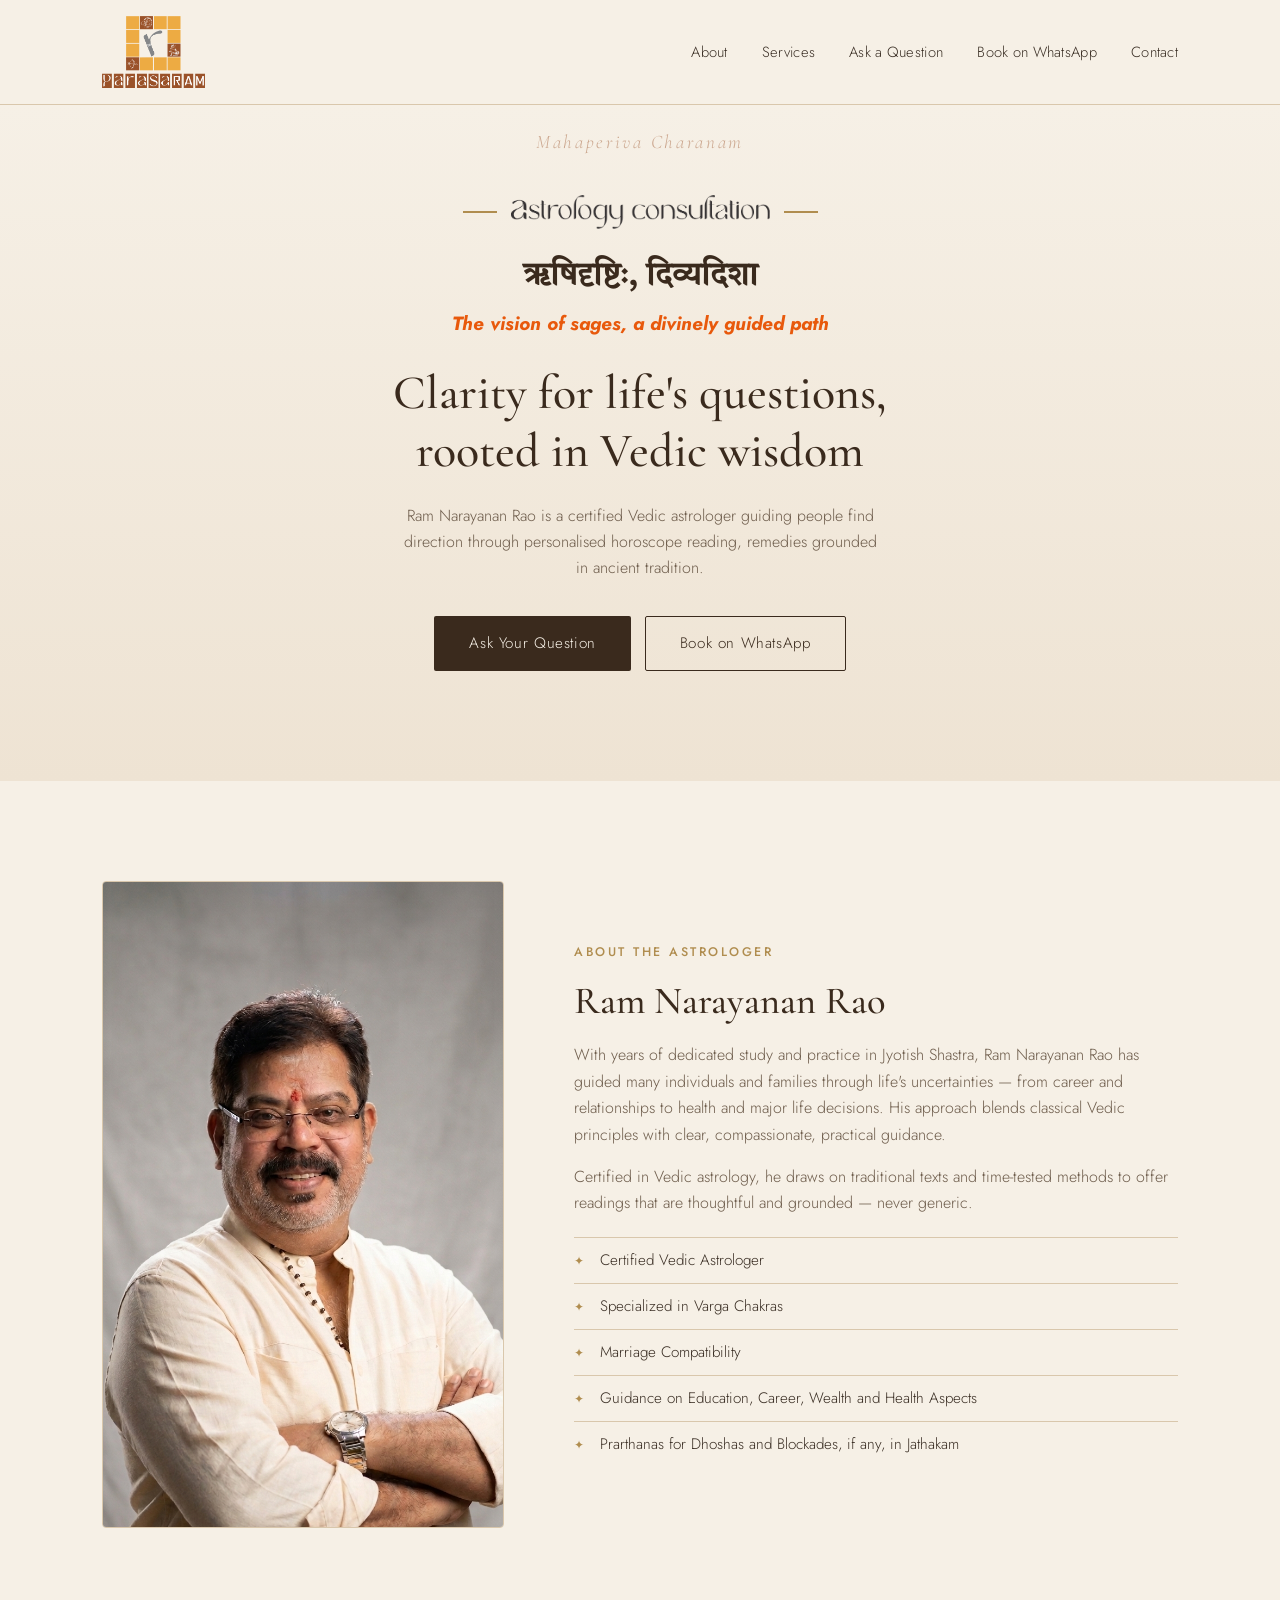
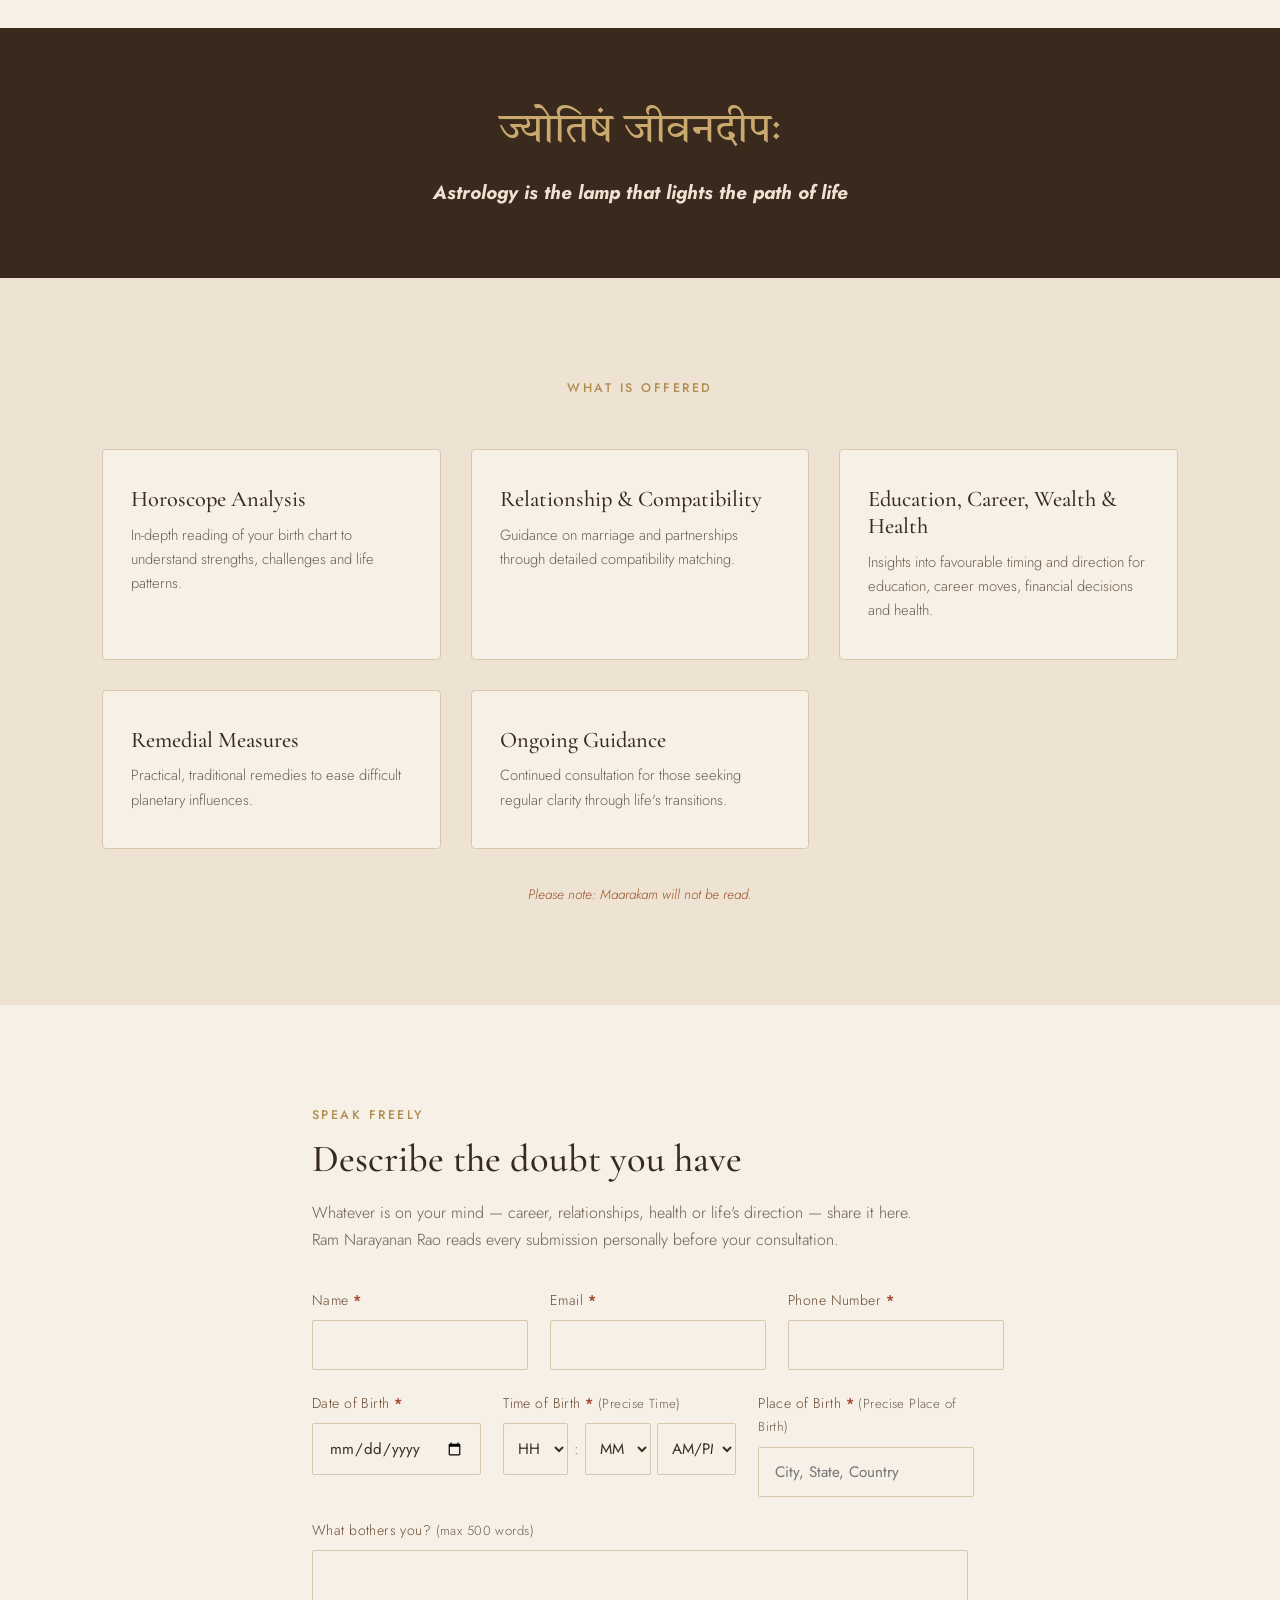
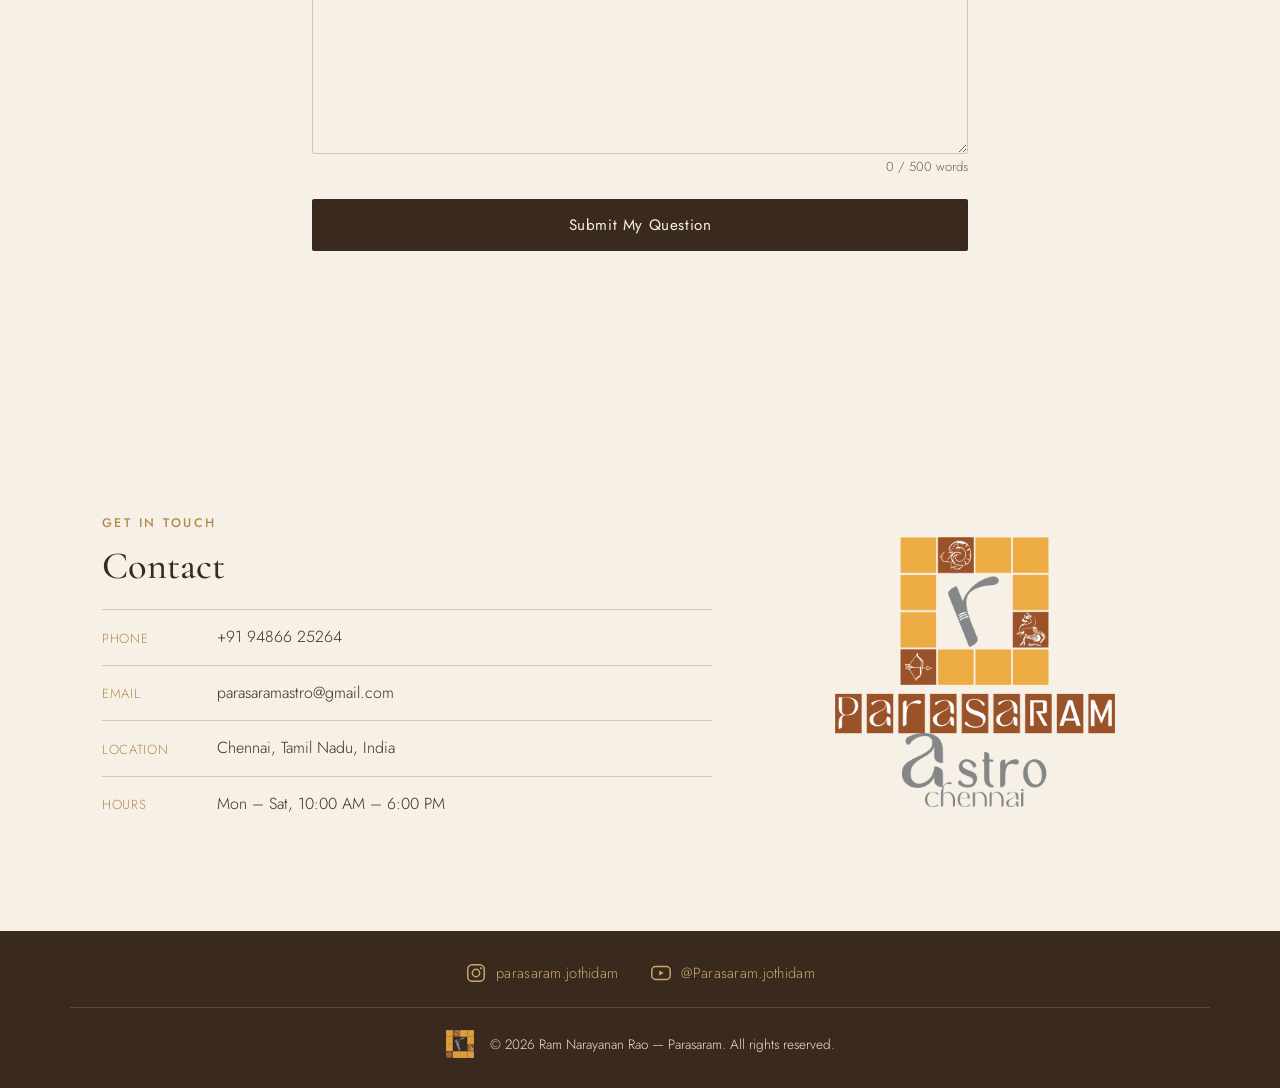
<file: index.html>
<!DOCTYPE html>
<html lang="en">
<head>
<meta charset="UTF-8">
<meta name="viewport" content="width=device-width, initial-scale=1.0">
<title>Ram Narayanan Rao | Vedic Astrologer &amp; Consultant</title>
<link rel="icon" href="assets/parasaram-icon.png" type="image/png">
<link rel="preconnect" href="https://fonts.googleapis.com">
<link rel="preconnect" href="https://fonts.gstatic.com" crossorigin>
<link href="https://fonts.googleapis.com/css2?family=Cormorant+Garamond:ital,wght@0,400;0,500;0,600;1,400&family=Jost:wght@300;400;500;600&family=Tiro+Devanagari+Sanskrit&display=swap" rel="stylesheet">
<link rel="stylesheet" href="styles.css?v=20261016h">
</head>
<body>

<header class="site-header" id="top">
  <div class="container header-inner">
    <a href="#top" class="brand">
      <img src="assets/parasaram-header.png" alt="Parasaram" class="brand-logo-full">
    </a>
    <nav class="site-nav" id="siteNav">
      <a href="#about">About</a>
      <a href="#services">Services</a>
      <a href="#doubt">Ask a Question</a>
      <a href="https://wa.me/919486625264?text=Hello%2C%20I%20would%20like%20to%20book%20a%20consultation%20with%20Ram%20Narayanan%20Rao." target="_blank" rel="noopener">Book on WhatsApp</a>
      <a href="#contact">Contact</a>
    </nav>
    <button class="nav-toggle" id="navToggle" aria-label="Toggle navigation" aria-expanded="false">
      <span></span><span></span><span></span>
    </button>
  </div>
</header>

<main>

  <!-- HERO -->
  <section class="hero hero-with-intro">
    <p class="hero-watermark">Mahaperiva Charanam</p>
    <div class="container hero-inner">
      <div class="hero-text">
        <!-- On phones this block fills the first screen with a large logo,
             which hands off to the header logo on scroll (see script.js) -->
        <div class="hero-intro" id="heroIntro">
          <div class="hero-intro-mark" id="heroIntroMark">
            <img src="assets/parasaram-header.png" alt="" class="hero-intro-logo">
          </div>
          <p class="hero-tagline"><img src="assets/astrology-consultation.png" alt="Astrology Consultation" width="678" height="89"></p>
          <p class="verse">ऋषिदृष्टिः, दिव्यदिशा</p>
          <p class="verse-translation">The vision of sages, a divinely guided path</p>
          <h1>Clarity for life's questions,<br>rooted in Vedic wisdom</h1>
          <span class="scroll-cue" aria-hidden="true"></span>
        </div>
        <p class="hero-sub">Ram Narayanan Rao is a certified Vedic astrologer guiding people find direction through personalised horoscope reading, remedies grounded in ancient tradition.</p>
        <div class="hero-actions">
          <a href="#doubt" class="btn btn-primary">Ask Your Question</a>
          <a href="https://wa.me/919486625264?text=Hello%2C%20I%20would%20like%20to%20book%20a%20consultation%20with%20Ram%20Narayanan%20Rao." class="btn btn-outline" target="_blank" rel="noopener">Book on WhatsApp</a>
        </div>
      </div>
    </div>
  </section>

  <!-- ABOUT -->
  <section class="about" id="about">
    <div class="container about-inner">
      <div class="about-image">
        <img src="assets/founder.png" alt="Portrait of Ram Narayanan Rao">
      </div>
      <div class="about-text">
        <p class="eyebrow">About the Astrologer</p>
        <h2>Ram Narayanan Rao</h2>
        <p>With years of dedicated study and practice in Jyotish Shastra, Ram Narayanan Rao has guided many individuals and families through life's uncertainties &mdash; from career and relationships to health and major life decisions. His approach blends classical Vedic principles with clear, compassionate, practical guidance.</p>
        <p>Certified in Vedic astrology, he draws on traditional texts and time-tested methods to offer readings that are thoughtful and grounded &mdash; never generic.</p>
        <ul class="credentials">
          <li>Certified Vedic Astrologer</li>
          <li>Specialized in Varga Chakras</li>
          <li>Marriage Compatibility</li>
          <li>Guidance on Education, Career, Wealth and Health Aspects</li>
          <li>Prarthanas for Dhoshas and Blockades, if any, in Jathakam</li>
        </ul>
      </div>
    </div>
  </section>

  <!-- VERSE DIVIDER -->
  <section class="verse-banner">
    <div class="container">
      <p class="verse-large">ज्योतिषं जीवनदीपः</p>
      <p class="verse-translation">Astrology is the lamp that lights the path of life</p>
    </div>
  </section>

  <!-- SERVICES -->
  <section class="services" id="services">
    <div class="container">
      <p class="eyebrow center">What is Offered</p>
      <div class="services-grid">
        <div class="service-card">
          <h3>Horoscope Analysis</h3>
          <p>In-depth reading of your birth chart to understand strengths, challenges and life patterns.</p>
        </div>
        <div class="service-card">
          <h3>Relationship &amp; Compatibility</h3>
          <p>Guidance on marriage and partnerships through detailed compatibility matching.</p>
        </div>
        <div class="service-card">
          <h3>Education, Career, Wealth &amp; Health</h3>
          <p>Insights into favourable timing and direction for education, career moves, financial decisions and health.</p>
        </div>
        <div class="service-card">
          <h3>Remedial Measures</h3>
          <p>Practical, traditional remedies to ease difficult planetary influences.</p>
        </div>
        <div class="service-card">
          <h3>Ongoing Guidance</h3>
          <p>Continued consultation for those seeking regular clarity through life's transitions.</p>
        </div>
      </div>
      <p class="services-disclaimer">Please note: Maarakam will not be read.</p>
    </div>
  </section>

  <!-- ASK YOUR DOUBT -->
  <section class="doubt" id="doubt">
    <div class="container doubt-inner">
      <p class="eyebrow">Speak Freely</p>
      <h2>Describe the doubt you have</h2>
      <p class="section-sub">Whatever is on your mind &mdash; career, relationships, health or life's direction &mdash; share it here. Ram Narayanan Rao reads every submission personally before your consultation.</p>

      <form class="doubt-form" id="doubtForm">
        <div class="form-row form-row-3">
          <div class="form-field">
            <label for="doubtName">Name <span class="required-mark">*</span></label>
            <input type="text" id="doubtName" name="name" required>
          </div>
          <div class="form-field">
            <label for="doubtContact">Email <span class="required-mark">*</span></label>
            <input type="email" id="doubtContact" name="contact" required>
          </div>
          <div class="form-field">
            <label for="doubtPhone">Phone Number <span class="required-mark">*</span></label>
            <input type="tel" id="doubtPhone" name="phone" required>
          </div>
        </div>
        <div class="form-row form-row-3">
          <div class="form-field">
            <label for="doubtDob">Date of Birth <span class="required-mark">*</span></label>
            <input type="date" id="doubtDob" name="dateOfBirth" required>
          </div>
          <div class="form-field">
            <label for="doubtTobHour">Time of Birth <span class="required-mark">*</span> <span class="hint">(Precise Time)</span></label>
            <!-- 12-hour picker; the hour/minute options are filled in by script.js -->
            <div class="time-picker" role="group" aria-label="Time of birth">
              <select id="doubtTobHour" name="tobHour" aria-label="Hour" required>
                <option value="">HH</option>
              </select>
              <span class="time-sep" aria-hidden="true">:</span>
              <select id="doubtTobMinute" name="tobMinute" aria-label="Minute" required>
                <option value="">MM</option>
              </select>
              <select id="doubtTobPeriod" name="tobPeriod" aria-label="AM or PM" required>
                <option value="">AM/PM</option>
                <option value="AM">AM</option>
                <option value="PM">PM</option>
              </select>
            </div>
          </div>
          <div class="form-field">
            <label for="doubtPob">Place of Birth <span class="required-mark">*</span> <span class="hint">(Precise Place of Birth)</span></label>
            <input type="text" id="doubtPob" name="placeOfBirth" placeholder="City, State, Country" required>
          </div>
        </div>
        <div class="form-field">
          <label for="doubtMessage">What bothers you? <span class="hint">(max 500 words)</span></label>
          <textarea id="doubtMessage" name="message" rows="8" maxlength="4000" required></textarea>
          <div class="word-counter"><span id="wordCount">0</span> / 500 words</div>
        </div>
        <button type="submit" class="btn btn-primary">Submit My Question</button>
        <p class="form-note" id="doubtFormNote"></p>
        <div class="form-note-actions" id="doubtFormActions"></div>
        <!-- spam trap: hidden from people, bots fill it in -->
        <div class="hp-field" aria-hidden="true">
          <label for="doubtWebsite">Website</label>
          <input type="text" id="doubtWebsite" name="website" tabindex="-1" autocomplete="off">
        </div>
      </form>
    </div>
  </section>

  <!-- CONTACT -->
  <section class="contact" id="contact">
    <div class="container contact-inner">
      <div class="contact-info">
        <p class="eyebrow">Get in Touch</p>
        <h2>Contact</h2>
        <ul class="contact-list">
          <li><span class="label">Phone</span> <a href="tel:+919486625264">+91 94866 25264</a></li>
          <li><span class="label">Email</span> <a href="mailto:parasaramastro@gmail.com">parasaramastro@gmail.com</a></li>
          <li><span class="label">Location</span> Chennai, Tamil Nadu, India</li>
          <li><span class="label">Hours</span> Mon &ndash; Sat, 10:00 AM &ndash; 6:00 PM</li>
        </ul>
      </div>
      <div class="contact-logo">
        <img src="assets/parasaram-logo.png" alt="Parasaram Astro Chennai logo">
      </div>
    </div>
  </section>

</main>

<footer class="site-footer">
  <div class="container footer-social">
    <a href="https://www.instagram.com/parasaram.jothidam/" target="_blank" rel="noopener" aria-label="Instagram: parasaram.jothidam">
      <svg viewBox="0 0 24 24" aria-hidden="true"><rect x="3" y="3" width="18" height="18" rx="5"/><circle cx="12" cy="12" r="4"/><circle cx="17.3" cy="6.7" r="1.1" class="icon-fill"/></svg>
      <span>parasaram.jothidam</span>
    </a>
    <a href="https://www.youtube.com/@Parasaram.jothidam" target="_blank" rel="noopener" aria-label="YouTube: @Parasaram.jothidam">
      <svg viewBox="0 0 24 24" aria-hidden="true"><rect x="2" y="5" width="20" height="14" rx="4"/><path d="M10 9.2v5.6l4.8-2.8z" class="icon-fill"/></svg>
      <span>@Parasaram.jothidam</span>
    </a>
  </div>
  <div class="container footer-inner">
    <img src="assets/parasaram-icon.png" alt="Parasaram icon" class="footer-icon">
    <p>&copy; <span id="year"></span> Ram Narayanan Rao &mdash; Parasaram. All rights reserved.</p>
  </div>
</footer>

<script src="script.js?v=20261016h"></script>
</body>
</html>
</file>
<file: styles.css>
/* ===== Reset & base ===== */
* { margin: 0; padding: 0; box-sizing: border-box; }

:root {
  --bg: #F6F0E6;
  --bg-alt: #EEE3D3;
  --bg-deep: #E8DAC5;
  --brown-dark: #3A2A1D;
  --brown: #6B4A32;
  --brown-mid: #8A6242;
  --brown-logo: #9A5229; /* brown of the Parasaram logo tiles */
  --gold: #B08D4F;
  --gold-soft: #C9A96E;
  --text: #3A2E24;
  --text-soft: #6E5D4C;
  --border: #D9C7AC;
  --font-display: 'Cormorant Garamond', serif;
  --font-body: 'Jost', sans-serif;
  --font-sanskrit: 'Tiro Devanagari Sanskrit', serif;
  --max-width: 1140px;
}

html { scroll-behavior: smooth; }

body {
  font-family: var(--font-body);
  color: var(--text);
  background: var(--bg);
  line-height: 1.65;
  font-weight: 300;
  -webkit-font-smoothing: antialiased;
}

img { max-width: 100%; display: block; }

.container {
  max-width: var(--max-width);
  margin: 0 auto;
  padding: 0 32px;
}

h1, h2, h3 {
  font-family: var(--font-display);
  color: var(--brown-dark);
  font-weight: 500;
  line-height: 1.2;
}

h1 { font-size: 3rem; }
h2 { font-size: 2.4rem; margin-bottom: 18px; }
h3 { font-size: 1.4rem; margin-bottom: 10px; }

p { color: var(--text-soft); }

a { color: inherit; text-decoration: none; }

.eyebrow {
  text-transform: uppercase;
  letter-spacing: 0.2em;
  font-size: 0.78rem;
  color: var(--gold);
  font-weight: 500;
  margin-bottom: 10px;
}

.center { text-align: center; }

.section-sub {
  max-width: 620px;
  margin-bottom: 36px;
}

/* ===== Buttons ===== */
.btn {
  display: inline-block;
  padding: 14px 34px;
  font-family: var(--font-body);
  font-size: 0.95rem;
  letter-spacing: 0.04em;
  border-radius: 2px;
  border: 1px solid transparent;
  cursor: pointer;
  transition: all 0.25s ease;
}

.btn-primary {
  background: var(--brown-dark);
  color: var(--bg);
}
.btn-primary:hover { background: var(--brown); }

.btn-outline {
  border-color: var(--brown-dark);
  color: var(--brown-dark);
  background: transparent;
  margin-left: 14px;
}
.btn-outline:hover { background: var(--brown-dark); color: var(--bg); }

/* ===== Header ===== */
.site-header {
  position: sticky;
  top: 0;
  z-index: 100;
  background: rgba(246, 240, 230, 0.92);
  backdrop-filter: blur(6px);
  border-bottom: 1px solid var(--border);
}

.header-inner {
  display: flex;
  align-items: center;
  justify-content: space-between;
  padding-top: 16px;
  padding-bottom: 16px;
}

.brand {
  display: flex;
  align-items: center;
  gap: 12px;
}

.brand-logo-full { height: 72px; width: auto; }

.site-nav {
  display: flex;
  gap: 34px;
}

.site-nav a {
  font-size: 0.92rem;
  color: var(--text);
  letter-spacing: 0.02em;
  position: relative;
}

.site-nav a::after {
  content: '';
  position: absolute;
  left: 0; bottom: -4px;
  width: 0; height: 1px;
  background: var(--gold);
  transition: width 0.25s ease;
}

.site-nav a:hover::after { width: 100%; }

.nav-toggle {
  display: none;
  flex-direction: column;
  gap: 5px;
  background: none;
  border: none;
  cursor: pointer;
}
.nav-toggle span {
  width: 24px; height: 1.5px;
  background: var(--brown-dark);
}

/* ===== Hero ===== */
.hero {
  position: relative;
  padding: 90px 0 110px;
  background: linear-gradient(180deg, var(--bg) 0%, var(--bg-alt) 100%);
}

/* Faint invocation across the top of the first screen */
.hero-watermark {
  position: absolute;
  top: 22px;
  left: 0;
  right: 0;
  text-align: center;
  font-family: var(--font-display);
  font-style: italic;
  font-size: 1.2rem;
  letter-spacing: 0.14em;
  color: var(--brown-logo);
  opacity: 0.45;
  pointer-events: none;
  user-select: none;
}

.hero-inner {
  max-width: 700px;
  margin: 0 auto;
  text-align: center;
}

.hero-actions {
  display: flex;
  justify-content: center;
}

/* "Astrology Consultation" lettering image — sits under the logo, framed by
   short gold rules */
.hero-tagline {
  display: flex;
  align-items: center;
  justify-content: center;
  gap: 14px;
  margin-bottom: 22px;
}
.hero-tagline img {
  height: 34px;
  width: auto;
  min-width: 0;
}
.hero-tagline::before,
.hero-tagline::after {
  content: '';
  flex: 0 0 34px;
  height: 1.5px;
  background: var(--gold);
}

.verse {
  font-family: var(--font-sanskrit);
  font-size: 2rem;
  font-weight: 700;
  color: var(--brown-dark);
  margin-bottom: 4px;
}

.verse-translation {
  font-style: italic;
  font-weight: 700;
  font-size: 1.2rem;
  color: #E8590C;
  margin-bottom: 26px;
}

.hero-text h1 {
  margin-bottom: 22px;
}

.hero-sub {
  max-width: 480px;
  margin: 0 auto 34px;
}

/* Mobile-only intro pieces — hidden on larger screens */
.hero-intro-mark,
.scroll-cue { display: none; }

/* ===== About ===== */
.about {
  padding: 100px 0;
}

.about-inner {
  display: grid;
  grid-template-columns: 0.8fr 1.2fr;
  gap: 70px;
  align-items: center;
}

.about-image img {
  border-radius: 4px;
  border: 1px solid var(--border);
}

.about-text p {
  margin-bottom: 16px;
}

.credentials {
  list-style: none;
  margin-top: 20px;
}

.credentials li {
  padding: 10px 0 10px 26px;
  border-top: 1px solid var(--border);
  position: relative;
  font-size: 0.95rem;
  color: var(--text);
}

.credentials li::before {
  content: '\2726';
  position: absolute;
  left: 0;
  color: var(--gold);
  font-size: 0.75rem;
  top: 14px;
}

/* ===== Verse Banner ===== */
.verse-banner {
  background: var(--brown-dark);
  padding: 70px 0;
  text-align: center;
}

.verse-large {
  font-family: var(--font-sanskrit);
  font-size: 2.6rem;
  color: var(--gold-soft);
  margin-bottom: 10px;
}

.verse-banner .verse-translation {
  color: var(--bg-alt);
  margin-bottom: 0;
}

/* ===== Services ===== */
.services {
  padding: 100px 0;
  background: var(--bg-alt);
}

.services-grid {
  display: grid;
  grid-template-columns: repeat(3, 1fr);
  gap: 30px;
  margin-top: 50px;
}

.services-disclaimer {
  text-align: center;
  font-size: 0.85rem;
  color: var(--brown-logo);
  font-style: italic;
  margin-top: 34px;
}

.service-card {
  background: var(--bg);
  border: 1px solid var(--border);
  padding: 36px 28px;
  border-radius: 4px;
  transition: transform 0.25s ease, box-shadow 0.25s ease;
}

.service-card:hover {
  transform: translateY(-4px);
  box-shadow: 0 12px 28px rgba(58, 42, 29, 0.08);
}

.service-card p { font-size: 0.92rem; margin-bottom: 0; }

/* ===== Doubt Section ===== */
.doubt {
  padding: 100px 0;
}

.doubt-inner { max-width: 720px; }

.doubt-form, .appointment-form {
  margin-top: 30px;
  display: flex;
  flex-direction: column;
  gap: 22px;
}

.form-group-label {
  text-transform: uppercase;
  letter-spacing: 0.15em;
  font-size: 0.75rem;
  color: var(--gold);
  font-weight: 500;
  padding-top: 18px;
  border-top: 1px solid var(--border);
}

.form-group-label:first-child {
  padding-top: 0;
  border-top: none;
}

.form-row {
  display: grid;
  grid-template-columns: 1fr 1fr;
  gap: 22px;
}

.form-row-3 {
  grid-template-columns: 1fr 1fr 1fr;
}

.form-field { display: flex; flex-direction: column; gap: 8px; }

.form-field label {
  font-size: 0.88rem;
  letter-spacing: 0.03em;
  color: var(--brown);
}

.form-field .hint {
  color: var(--text-soft);
  font-weight: 300;
  font-size: 0.82rem;
}

input, textarea, select {
  font-family: var(--font-body);
  font-size: 0.95rem;
  padding: 13px 16px;
  border: 1px solid var(--border);
  background: var(--bg);
  color: var(--text);
  border-radius: 2px;
  resize: vertical;
}

input:focus, textarea:focus, select:focus {
  outline: none;
  border-color: var(--gold);
}

/* 12-hour time picker: hour : minute  AM/PM */
.time-picker {
  display: flex;
  align-items: center;
  gap: 6px;
}
.time-picker select {
  flex: 1 1 0;
  min-width: 0;
  padding-left: 10px;
  padding-right: 6px;
  cursor: pointer;
}
.time-picker select:last-child { flex-grow: 1.3; }
.time-sep { color: var(--text-soft); }

.word-counter {
  text-align: right;
  font-size: 0.82rem;
  color: var(--text-soft);
  margin-top: -6px;
}

.word-counter.limit-reached { color: #a3452f; }

.required-mark {
  color: #a3452f;
  font-weight: 600;
}

.field-error {
  font-size: 0.82rem;
  color: #a3452f;
  min-height: 1.2em;
  margin-top: -4px;
}

.form-note {
  color: var(--brown);
  font-size: 0.9rem;
  min-height: 1.2em;
  white-space: pre-line;
  line-height: 1.7;
}

.form-note-actions:not(:empty) {
  margin-top: 6px;
}

/* ===== Appointment ===== */
.appointment {
  padding: 100px 0;
  background: var(--bg-alt);
}

.appointment-inner {
  display: grid;
  grid-template-columns: 0.9fr 1.1fr;
  gap: 70px;
}

.appointment-inner-full {
  max-width: 640px;
  margin: 0 auto;
}

/* ===== Contact ===== */
.contact { padding: 100px 0; }

.contact-inner {
  display: grid;
  grid-template-columns: 1.2fr 0.8fr;
  gap: 60px;
  align-items: center;
}

.contact-list { list-style: none; margin-top: 20px; }

.contact-list li {
  padding: 14px 0;
  border-top: 1px solid var(--border);
  font-size: 1rem;
}

.contact-list .label {
  display: inline-block;
  width: 110px;
  color: var(--gold);
  font-size: 0.82rem;
  letter-spacing: 0.05em;
  text-transform: uppercase;
  vertical-align: middle;
}

.contact-logo {
  display: flex;
  justify-content: center;
}

.contact-logo img { max-width: 280px; }

/* ===== Footer ===== */
.site-footer {
  background: var(--brown-dark);
  padding: 30px 0;
}

.footer-inner {
  display: flex;
  align-items: center;
  justify-content: center;
  gap: 16px;
}

.footer-social {
  display: flex;
  flex-wrap: wrap;
  justify-content: center;
  gap: 14px 32px;
  margin-bottom: 22px;
  padding-bottom: 22px;
  border-bottom: 1px solid rgba(201, 169, 110, 0.25);
}

.footer-social a {
  display: inline-flex;
  align-items: center;
  gap: 9px;
  color: var(--gold-soft);
  font-size: 0.92rem;
  letter-spacing: 0.02em;
  transition: color 0.2s ease;
}
.footer-social a:hover { color: var(--bg); }

.footer-social svg {
  width: 22px;
  height: 22px;
  fill: none;
  stroke: currentColor;
  stroke-width: 1.6;
}
.footer-social svg .icon-fill { fill: currentColor; stroke: none; }

.footer-icon { height: 28px; width: auto; opacity: 0.9; }

.footer-inner p {
  color: var(--bg-alt);
  font-size: 0.85rem;
}

/* ===== Responsive ===== */
@media (max-width: 900px) {
  .about-inner, .appointment-inner, .contact-inner {
    grid-template-columns: 1fr;
  }
  .about-image { order: -1; }
  .services-grid { grid-template-columns: repeat(2, 1fr); }
  h1 { font-size: 2.3rem; }
  h2 { font-size: 2rem; }
}

@media (max-width: 640px) {
  .container { padding: 0 20px; }
  .site-nav {
    position: absolute;
    top: 100%;
    left: 0;
    right: 0;
    background: var(--bg);
    flex-direction: column;
    padding: 20px 32px;
    border-bottom: 1px solid var(--border);
    display: none;
  }
  .site-nav.open { display: flex; }
  .nav-toggle { display: flex; }
  .services-grid { grid-template-columns: 1fr; }
  .form-row { grid-template-columns: 1fr; }
  .btn-outline { margin-left: 0; margin-top: 12px; }
  .hero-actions { flex-direction: column; align-items: center; }
  .verse-large { font-size: 1.9rem; }

  /* ===== Mobile intro (index.html) ===== */
  /* The header logo swaps in instantly — the large logo has just flown
     into its exact spot, so a fade would show a flicker */
  .site-header {
    transition: background-color 0.35s ease, border-color 0.35s ease;
  }
  body.intro-active .site-header {
    background-color: transparent;
    border-bottom-color: transparent;
    backdrop-filter: none;
  }
  body.intro-active .site-header .brand-logo-full { opacity: 0; }

  .hero-with-intro { padding-top: 0; }

  .hero-intro {
    position: relative;
    min-height: calc(100vh - var(--header-h, 105px));
    min-height: calc(100svh - var(--header-h, 105px));
    display: flex;
    flex-direction: column;
    align-items: center;
    justify-content: center;
    padding: 54px 0 70px; /* top room for the watermark */
    margin-bottom: 30px;
  }
  .hero-watermark { top: 14px; font-size: 1.05rem; }

  .hero-intro-mark {
    display: block;
    margin-bottom: 22px;
    /* No z-index: it stays below the sticky header, which is transparent
       during the intro, so the open nav menu covers it */
    transform-origin: left top;
    will-change: transform;
  }
  .hero-intro-logo {
    width: min(70vw, 280px);
    height: auto;
    animation: intro-pop 0.9s cubic-bezier(0.2, 0.9, 0.3, 1.2) both;
  }

  .hero-tagline { gap: 10px; }
  /* Scales with the screen so it always fits on one line beside the rules */
  .hero-tagline img { height: auto; width: min(68vw, 260px); }
  .hero-tagline::before,
  .hero-tagline::after { flex-basis: 18px; }

  .hero-intro .hero-tagline,
  .hero-intro .verse,
  .hero-intro .verse-translation,
  .hero-intro h1 {
    animation: intro-rise 0.7s ease-out both;
  }
  .hero-intro .hero-tagline { animation-delay: 0.35s; }
  .hero-intro .verse { animation-delay: 0.45s; }
  .hero-intro .verse-translation { animation-delay: 0.6s; }
  .hero-intro h1 { animation-delay: 0.75s; margin-bottom: 0; }

  .scroll-cue {
    display: block;
    position: absolute;
    bottom: 22px;
    left: 50%;
    width: 14px;
    height: 14px;
    margin-left: -7px;
    border-right: 1.5px solid var(--gold);
    border-bottom: 1.5px solid var(--gold);
    transform: rotate(45deg);
    animation: intro-rise 0.6s ease-out 1.2s both, cue-bob 1.8s ease-in-out 1.8s infinite;
  }
  /* visibility, not opacity — the cue's animations would override opacity */
  body:not(.intro-active) .scroll-cue { visibility: hidden; }
}

@keyframes intro-pop {
  0%   { opacity: 0; transform: scale(0.55); }
  70%  { opacity: 1; transform: scale(1.04); }
  100% { opacity: 1; transform: scale(1); }
}

@keyframes intro-rise {
  from { opacity: 0; transform: translateY(14px); }
  to   { opacity: 1; transform: translateY(0); }
}

@keyframes cue-bob {
  0%, 100% { transform: translateY(0) rotate(45deg); }
  50%      { transform: translateY(6px) rotate(45deg); }
}

@media (prefers-reduced-motion: reduce) {
  .hero-intro-logo,
  .hero-intro .hero-tagline,
  .hero-intro .verse,
  .hero-intro .verse-translation,
  .hero-intro h1,
  .scroll-cue { animation: none; }
}

/* Spam-trap field on the question form: off-screen, never seen by visitors */
.hp-field {
  position: absolute;
  left: -10000px;
  width: 1px;
  height: 1px;
  overflow: hidden;
}
</file>
